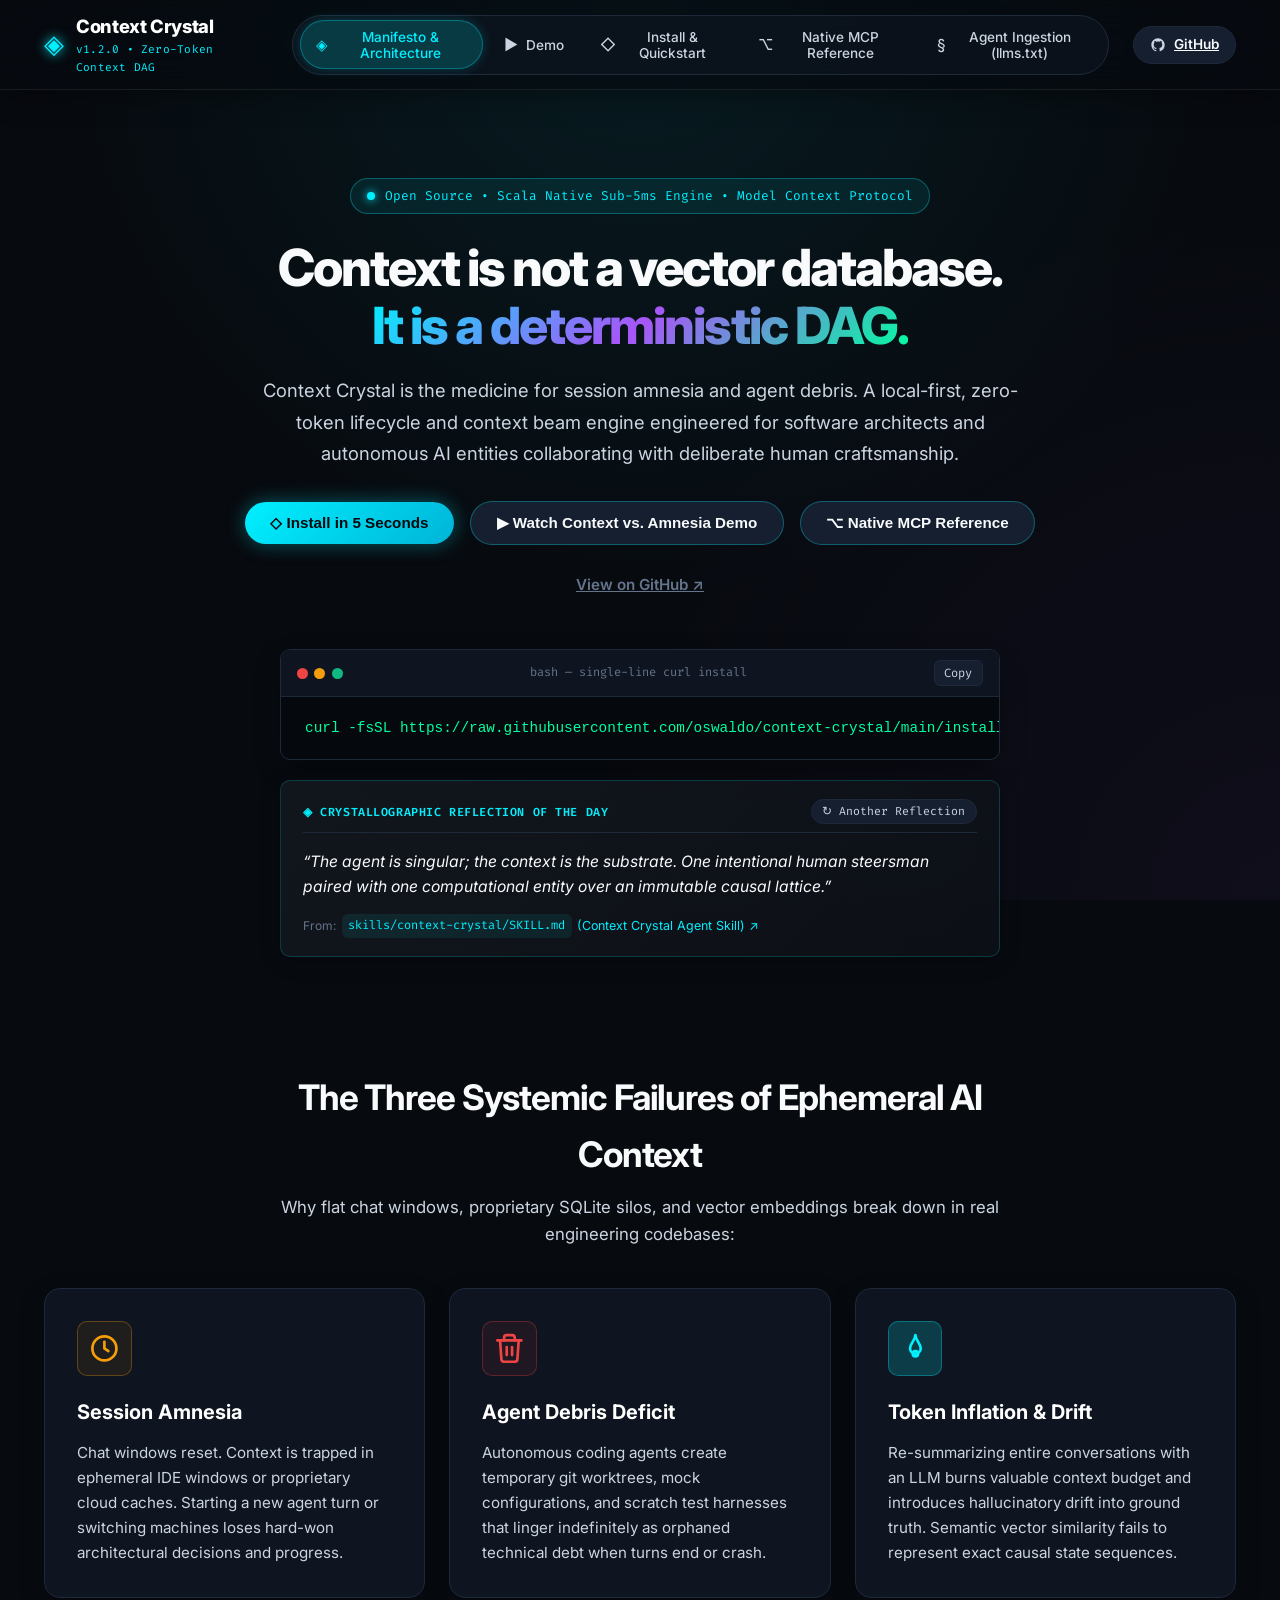
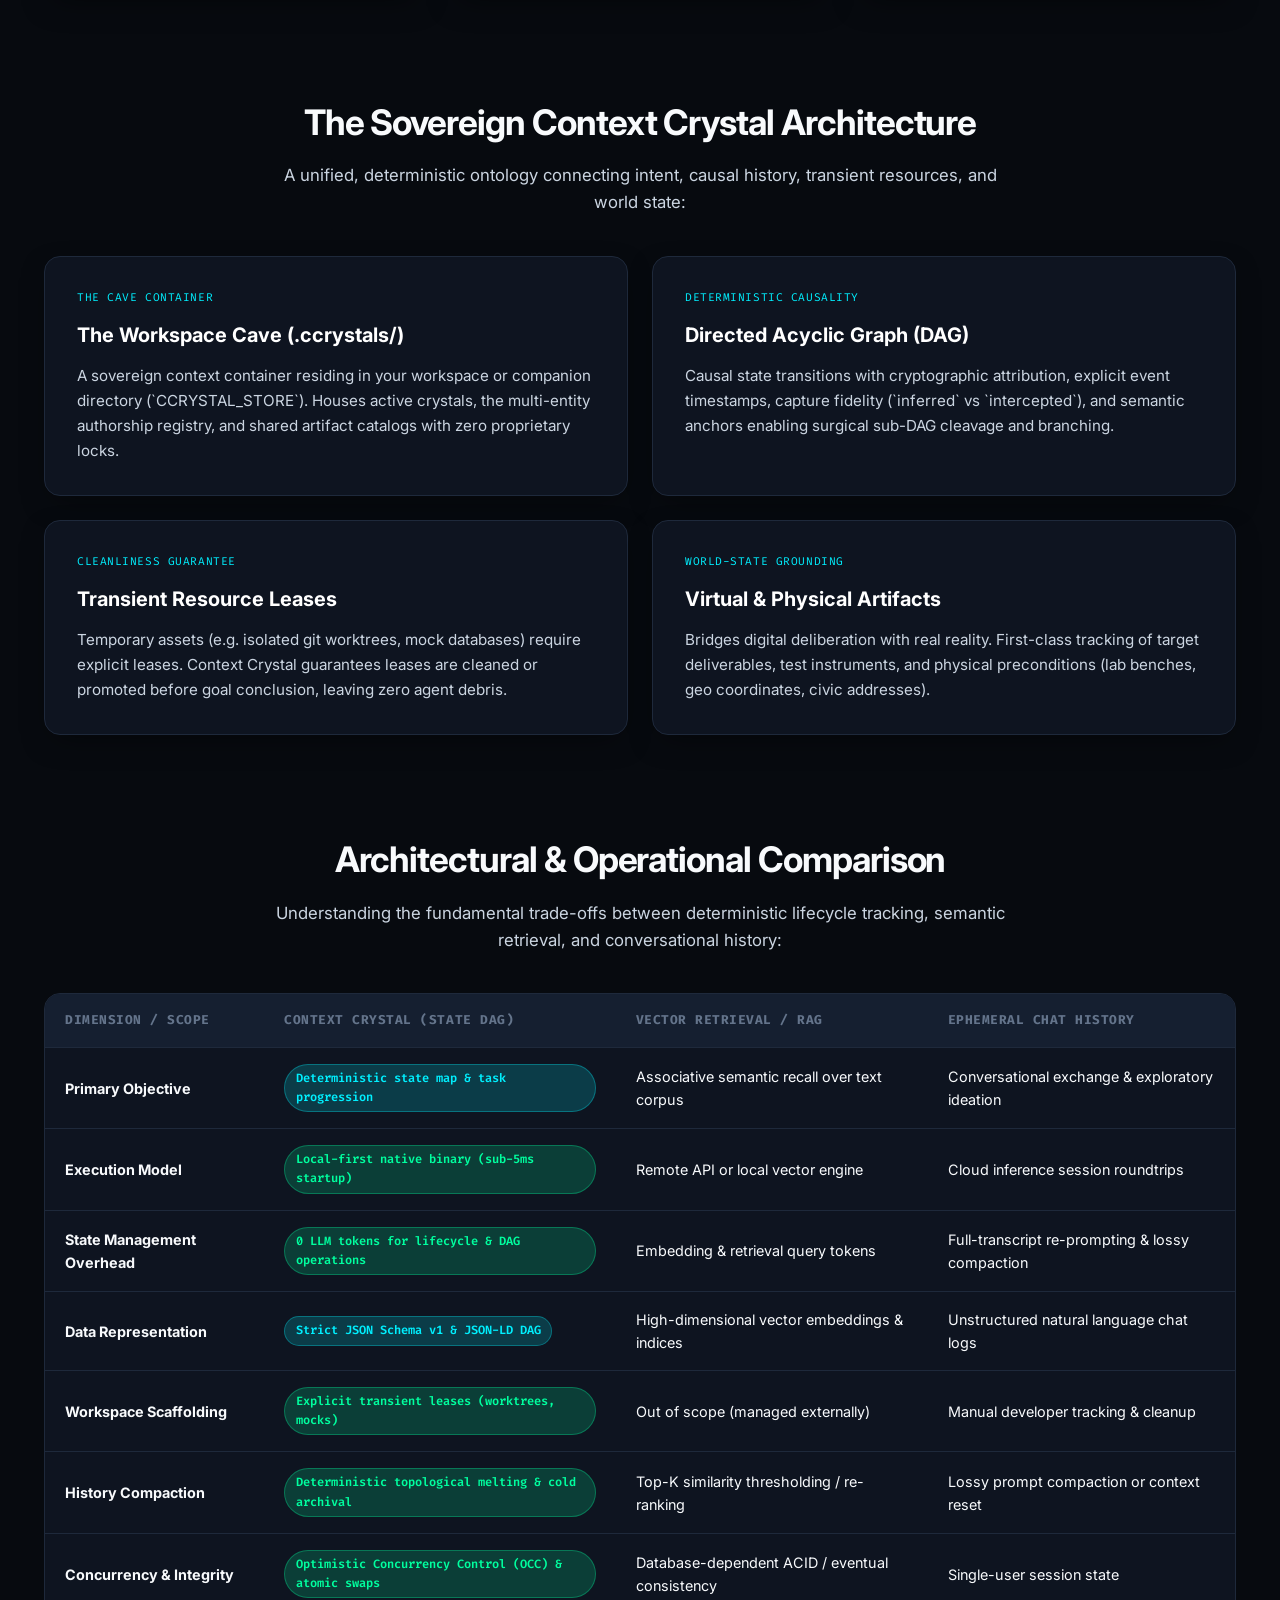
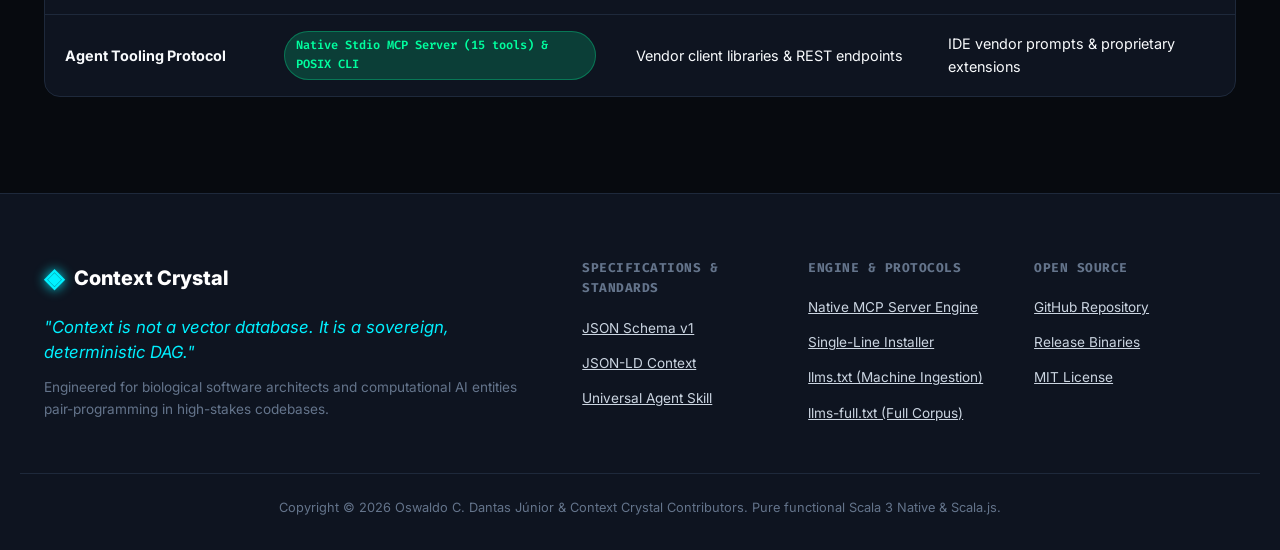
<file: index.html>
<!DOCTYPE html>
<html lang="en">
<head>
  <meta charset="UTF-8">
  <meta name="viewport" content="width=device-width, initial-scale=1.0">
  <title>Context Crystal — Sovereign, Deterministic DAG Context for AI Agents & Engineers</title>
  <meta name="description" content="Deterministic, local-first context and lifecycle DAG engine for human-in-the-loop pair-programming, autonomous agent collaboration, and sovereign software craftsmanship. Zero LLM token cost for state management.">
  
  <!-- OpenGraph & Social Metadata -->
  <meta property="og:type" content="website">
  <meta property="og:title" content="Context Crystal — Deterministic DAG Context for AI Agents">
  <meta property="og:description" content="Context is not a vector database. It is a sovereign, deterministic DAG. Sub-5ms native CLI, zero LLM tokens for state housekeeping, and 16 native MCP tools.">
  <meta property="og:url" content="https://oswaldo.github.io/context-crystal/">
  <meta name="twitter:card" content="summary_large_image">
  <meta name="twitter:title" content="Context Crystal — Sovereign AI Context DAG">
  <meta name="twitter:description" content="Sub-5ms native binary, zero token overhead, and native Model Context Protocol (MCP) server.">
  <meta name="theme-color" content="#070a0f">

  <!-- Favicon Glyph -->
  <link rel="icon" href="data:image/svg+xml,<svg xmlns=%22http://www.w3.org/2000/svg%22 viewBox=%220 0 100 100%22><text y=%22.9em%22 font-size=%2290%22>◈</text></svg>">

  <!-- Styles & Fonts -->
  <link rel="stylesheet" href="styles.css?v=1.2.0-demo10">
  <link rel="preconnect" href="https://fonts.googleapis.com">
  <link rel="preconnect" href="https://fonts.gstatic.com" crossorigin>
  <link href="https://fonts.googleapis.com/css2?family=Fira+Code:wght@400;500;600&family=Inter:wght@300;400;500;600;700;800&display=swap" rel="stylesheet">
</head>
<body>
  <div id="app"></div>
  <script type="module" src="main.js?v=1.2.0-demo10"></script>
</body>
</html>
</file>
<file: styles.css>
/* ==========================================================================
   Context Crystal — Cybernetic Modernist Design System
   ========================================================================== */

:root {
  --bg-deep: #070a0f;
  --bg-surface: #0e1420;
  --bg-surface-elevated: #151f30;
  --bg-surface-hover: #1c283d;
  --bg-code: #05080d;
  --border-subtle: #1e293b;
  --border-highlight: #334155;
  --border-cyan: rgba(0, 240, 255, 0.3);

  --accent-cyan: #00f0ff;
  --accent-cyan-glow: rgba(0, 240, 255, 0.18);
  --accent-green: #00ff9f;
  --accent-green-glow: rgba(0, 255, 159, 0.18);
  --accent-amber: #f59e0b;
  --accent-purple: #a855f7;

  --text-primary: #f8fafc;
  --text-secondary: #cbd5e1;
  --text-muted: #64748b;

  --font-sans: 'Inter', -apple-system, BlinkMacSystemFont, "Segoe UI", Roboto, sans-serif;
  --font-mono: 'Fira Code', ui-monospace, SFMono-Regular, Menlo, Monaco, Consolas, monospace;

  --radius-sm: 6px;
  --radius-md: 10px;
  --radius-lg: 16px;
  --radius-full: 9999px;

  --shadow-glow: 0 0 25px rgba(0, 240, 255, 0.15);
  --shadow-card: 0 10px 30px -10px rgba(0, 0, 0, 0.5);
}

*, *::before, *::after {
  box-sizing: border-box;
  margin: 0;
  padding: 0;
}

html {
  background-color: var(--bg-deep);
  color: var(--text-primary);
  font-family: var(--font-sans);
  font-size: 16px;
  line-height: 1.6;
  -webkit-font-smoothing: antialiased;
  scroll-behavior: smooth;
  overflow-x: hidden;
}

body {
  min-height: 100vh;
  display: flex;
  flex-direction: column;
  background: 
    radial-gradient(circle at 50% 0%, rgba(0, 240, 255, 0.08) 0%, transparent 55%),
    radial-gradient(circle at 100% 100%, rgba(168, 85, 247, 0.05) 0%, transparent 45%),
    var(--bg-deep);
  background-attachment: fixed;
  overflow-x: hidden;
}

#app {
  display: flex;
  flex-direction: column;
  min-height: 100vh;
}

.portal-root {
  display: flex;
  flex-direction: column;
  min-height: 100vh;
}

.container {
  width: 100%;
  max-width: 1240px;
  margin: 0 auto;
  padding: 0 1.5rem;
}

.portal-main {
  flex: 1;
  padding-top: 2rem;
  padding-bottom: 4rem;
}

/* ==========================================================================
   Header & Navigation
   ========================================================================== */

.portal-header {
  position: sticky;
  top: 0;
  z-index: 100;
  -webkit-backdrop-filter: blur(20px) saturate(180%);
  backdrop-filter: blur(20px) saturate(180%);
  background-color: rgba(7, 10, 15, 0.72);
  border-bottom: 1px solid rgba(255, 255, 255, 0.08);
  box-shadow: 0 4px 30px rgba(0, 0, 0, 0.4);
  padding: 0.75rem 0;
  transition: background-color 0.3s ease, border-color 0.3s ease;
}

.header-inner {
  display: flex;
  align-items: center;
  justify-content: space-between;
  gap: 1.5rem;
}

.brand-cluster {
  display: flex;
  align-items: center;
}

.brand-logo {
  display: flex;
  align-items: center;
  gap: 0.75rem;
  cursor: pointer;
}

.crystal-glyph {
  font-size: 1.6rem;
  color: var(--accent-cyan);
  text-shadow: 0 0 12px var(--accent-cyan);
  display: inline-block;
  animation: pulse-glyph 4s ease-in-out infinite;
}

@keyframes pulse-glyph {
  0%, 100% { transform: scale(1); filter: drop-shadow(0 0 4px var(--accent-cyan)); }
  50% { transform: scale(1.08); filter: drop-shadow(0 0 10px var(--accent-cyan)); }
}

.brand-text-col {
  display: flex;
  flex-direction: column;
}

.brand-title {
  font-weight: 800;
  font-size: 1.15rem;
  letter-spacing: -0.02em;
  color: #fff;
}

.brand-badge {
  font-size: 0.7rem;
  font-family: var(--font-mono);
  color: var(--accent-cyan);
  letter-spacing: 0.02em;
}

.header-nav {
  display: flex;
  align-items: center;
  gap: 0.4rem;
  background-color: rgba(14, 20, 32, 0.7);
  padding: 0.3rem 0.4rem;
  border-radius: var(--radius-full);
  border: 1px solid var(--border-subtle);
}

.nav-pill {
  display: flex;
  align-items: center;
  gap: 0.45rem;
  background: transparent;
  border: none;
  color: var(--text-secondary);
  font-family: var(--font-sans);
  font-size: 0.85rem;
  font-weight: 500;
  padding: 0.45rem 0.95rem;
  border-radius: var(--radius-full);
  cursor: pointer;
  transition: all 0.2s ease;
}

.nav-pill:hover {
  color: #fff;
  background-color: var(--bg-surface-hover);
}

.nav-pill.active {
  background-color: var(--accent-cyan-glow);
  color: var(--accent-cyan);
  border: 1px solid var(--border-cyan);
  box-shadow: 0 0 12px rgba(0, 240, 255, 0.2);
}

.nav-pill-icon {
  font-size: 0.95rem;
}

.btn-github {
  display: inline-flex;
  align-items: center;
  gap: 0.5rem;
  padding: 0.45rem 1rem;
  background-color: var(--bg-surface-elevated);
  border: 1px solid var(--border-subtle);
  border-radius: var(--radius-full);
  color: var(--text-primary);
  font-size: 0.85rem;
  font-weight: 600;
  transition: all 0.2s ease;
}

.btn-github:hover {
  border-color: var(--accent-cyan);
  box-shadow: 0 0 10px var(--accent-cyan-glow);
  color: #fff;
}

.github-icon {
  color: var(--accent-amber);
}

/* Mobile Header Actions & Drawer */
.header-mobile-actions {
  display: none;
  align-items: center;
  gap: 0.6rem;
}

.btn-hamburger,
.btn-icon-mobile {
  display: flex;
  align-items: center;
  justify-content: center;
  background-color: var(--bg-surface-elevated);
  border: 1px solid var(--border-subtle);
  border-radius: var(--radius-md);
  color: var(--text-primary);
  width: 40px;
  height: 40px;
  cursor: pointer;
  transition: all 0.2s ease;
  text-decoration: none;
}

.btn-hamburger:hover,
.btn-icon-mobile:hover {
  border-color: var(--accent-cyan);
  color: var(--accent-cyan);
  box-shadow: 0 0 12px var(--accent-cyan-glow);
}

.mobile-drawer {
  display: none;
  max-height: 0;
  overflow: hidden;
  -webkit-backdrop-filter: blur(24px) saturate(190%);
  backdrop-filter: blur(24px) saturate(190%);
  background-color: rgba(10, 15, 25, 0.92);
  border-top: 1px solid rgba(255, 255, 255, 0.05);
  border-bottom: 1px solid rgba(0, 240, 255, 0.2);
  box-shadow: 0 20px 40px rgba(0, 0, 0, 0.6);
  transition: max-height 0.35s cubic-bezier(0.16, 1, 0.3, 1);
}

.mobile-drawer.open {
  display: block;
  max-height: 520px;
}

.mobile-drawer-inner {
  display: flex;
  flex-direction: column;
  gap: 0.5rem;
  padding: 1rem 1.5rem 1.5rem 1.5rem;
}

.mobile-nav-item {
  display: flex;
  align-items: center;
  gap: 0.85rem;
  background-color: rgba(255, 255, 255, 0.03);
  border: 1px solid rgba(255, 255, 255, 0.06);
  border-radius: var(--radius-md);
  padding: 0.8rem 1.1rem;
  color: var(--text-secondary);
  font-family: var(--font-sans);
  font-size: 0.95rem;
  font-weight: 500;
  cursor: pointer;
  text-align: left;
  transition: all 0.2s ease;
}

.mobile-nav-item:hover,
.mobile-nav-item.active {
  background-color: var(--accent-cyan-glow);
  color: var(--accent-cyan);
  border-color: var(--border-cyan);
  box-shadow: 0 0 15px rgba(0, 240, 255, 0.2);
}

.mobile-nav-icon {
  font-size: 1.1rem;
  color: var(--accent-cyan);
}

/* ==========================================================================
   Hero Section
   ========================================================================== */

.hero-section {
  text-align: center;
  padding: 3.5rem 1rem 3rem 1rem;
  max-width: 900px;
  margin: 0 auto;
}

.hero-badge {
  display: inline-flex;
  align-items: center;
  gap: 0.6rem;
  background-color: rgba(0, 240, 255, 0.08);
  border: 1px solid var(--border-cyan);
  color: var(--accent-cyan);
  font-size: 0.8rem;
  font-family: var(--font-mono);
  padding: 0.4rem 1rem;
  border-radius: var(--radius-full);
  margin-bottom: 1.5rem;
}

.badge-pulse {
  width: 8px;
  height: 8px;
  background-color: var(--accent-cyan);
  border-radius: 50%;
  box-shadow: 0 0 8px var(--accent-cyan);
}

.hero-title {
  font-size: 3.2rem;
  font-weight: 800;
  letter-spacing: -0.04em;
  margin-bottom: 1.25rem;
  line-height: 1.15;
}

.text-gradient {
  background: linear-gradient(135deg, #00f0ff 0%, #a855f7 50%, #00ff9f 100%);
  -webkit-background-clip: text;
  -webkit-text-fill-color: transparent;
}

.hero-lead {
  font-size: 1.15rem;
  color: var(--text-secondary);
  line-height: 1.7;
  margin-bottom: 2rem;
  max-width: 780px;
  margin-left: auto;
  margin-right: auto;
}

.hero-cta-group {
  display: flex;
  align-items: center;
  justify-content: center;
  gap: 1rem;
  flex-wrap: wrap;
  margin-bottom: 2.5rem;
}

.btn-primary {
  background: linear-gradient(135deg, #00f0ff, #00b4d8);
  color: #05080d;
  font-weight: 700;
  font-size: 0.95rem;
  padding: 0.75rem 1.6rem;
  border-radius: var(--radius-full);
  border: none;
  cursor: pointer;
  box-shadow: 0 0 20px rgba(0, 240, 255, 0.35);
  transition: all 0.2s ease;
}

.btn-primary:hover {
  transform: translateY(-2px);
  box-shadow: 0 0 30px rgba(0, 240, 255, 0.55);
}

.btn-secondary {
  background-color: var(--bg-surface-elevated);
  border: 1px solid var(--border-cyan);
  color: var(--text-primary);
  font-weight: 600;
  font-size: 0.95rem;
  padding: 0.75rem 1.6rem;
  border-radius: var(--radius-full);
  cursor: pointer;
  transition: all 0.2s ease;
}

.btn-secondary:hover {
  background-color: var(--bg-surface-hover);
  border-color: var(--accent-cyan);
  box-shadow: 0 0 15px var(--accent-cyan-glow);
}

.btn-tertiary {
  color: var(--text-muted);
  font-size: 0.95rem;
  font-weight: 600;
  padding: 0.75rem 1.2rem;
  transition: color 0.2s ease;
}

.btn-tertiary:hover {
  color: #fff;
}

/* Hero Terminal Box */
.hero-terminal-card {
  background-color: var(--bg-code);
  border: 1px solid var(--border-subtle);
  border-radius: var(--radius-md);
  overflow: hidden;
  max-width: 720px;
  margin: 0 auto;
  box-shadow: var(--shadow-card);
  text-align: left;
}

.terminal-header {
  display: flex;
  align-items: center;
  justify-content: space-between;
  padding: 0.6rem 1rem;
  background-color: var(--bg-surface);
  border-bottom: 1px solid var(--border-subtle);
}

.terminal-dots {
  display: flex;
  gap: 0.4rem;
}

.dot {
  width: 10px;
  height: 10px;
  border-radius: 50%;
}
.dot.red { background-color: #ef4444; }
.dot.yellow { background-color: #f59e0b; }
.dot.green { background-color: #10b981; }

.terminal-title {
  font-family: var(--font-mono);
  font-size: 0.75rem;
  color: var(--text-muted);
}

.terminal-copy-btn, .snippet-copy-btn {
  background: var(--bg-surface-elevated);
  border: 1px solid var(--border-subtle);
  color: var(--text-secondary);
  font-family: var(--font-mono);
  font-size: 0.75rem;
  padding: 0.25rem 0.6rem;
  border-radius: var(--radius-sm);
  cursor: pointer;
  transition: all 0.2s ease;
}

.terminal-copy-btn:hover, .snippet-copy-btn:hover {
  border-color: var(--accent-cyan);
  color: #fff;
}

.terminal-body {
  padding: 1.2rem 1.5rem;
  font-family: var(--font-mono);
  font-size: 0.9rem;
  color: var(--accent-green);
  overflow-x: auto;
}

/* Hero Crystallographic Quote Card */
.hero-quote-card {
  max-width: 720px;
  margin: 1.25rem auto 0 auto;
  background: linear-gradient(135deg, rgba(22, 27, 34, 0.75) 0%, rgba(13, 17, 23, 0.85) 100%);
  border: 1px solid rgba(0, 240, 255, 0.18);
  border-radius: var(--radius-md);
  padding: 1.15rem 1.4rem;
  text-align: left;
  position: relative;
  box-shadow: 0 4px 20px rgba(0, 0, 0, 0.25);
  backdrop-filter: blur(12px);
  -webkit-backdrop-filter: blur(12px);
  transition: border-color 0.2s ease;
}

.hero-quote-card:hover {
  border-color: rgba(0, 240, 255, 0.35);
}

.hero-quote-header {
  display: flex;
  align-items: center;
  justify-content: space-between;
  margin-bottom: 0.75rem;
  padding-bottom: 0.5rem;
  border-bottom: 1px solid var(--border-subtle);
}

.hero-quote-tag {
  display: inline-flex;
  align-items: center;
  gap: 0.45rem;
  font-family: var(--font-mono);
  font-size: 0.73rem;
  text-transform: uppercase;
  letter-spacing: 0.05em;
  color: var(--accent-cyan);
  font-weight: 600;
}

.btn-cycle-quote {
  background: var(--bg-surface-elevated);
  border: 1px solid var(--border-subtle);
  color: var(--text-secondary);
  font-family: var(--font-mono);
  font-size: 0.72rem;
  padding: 0.25rem 0.65rem;
  border-radius: var(--radius-full);
  cursor: pointer;
  transition: all 0.2s ease;
}

.btn-cycle-quote:hover {
  border-color: var(--accent-cyan);
  color: #fff;
  background: var(--bg-surface-hover);
}

.hero-quote-body {
  margin: 0;
  padding: 0.2rem 0;
  font-style: italic;
  font-size: 0.98rem;
  line-height: 1.6;
  color: var(--text-primary);
}

.hero-quote-body p {
  margin: 0;
}

.hero-quote-footer {
  margin-top: 0.75rem;
  font-size: 0.78rem;
  color: var(--text-muted);
  display: flex;
  align-items: center;
  gap: 0.35rem;
  flex-wrap: wrap;
}

.quote-source-label {
  color: var(--text-muted);
  font-size: 0.75rem;
}

.quote-source-link {
  color: var(--accent-cyan);
  text-decoration: none;
  display: inline-flex;
  align-items: center;
  gap: 0.35rem;
  transition: color 0.15s ease;
}

.quote-source-link:hover {
  text-decoration: underline;
  color: #fff;
}

.quote-source-link code {
  font-family: var(--font-mono);
  font-size: 0.75rem;
  background: rgba(0, 240, 255, 0.08);
  padding: 0.15rem 0.4rem;
  border-radius: var(--radius-sm);
  color: var(--accent-cyan);
}

/* ==========================================================================
   Section Blocks & Cards Grid
   ========================================================================== */

.section-block {
  padding: 4rem 0 2rem 0;
}

.section-header {
  margin-bottom: 2.5rem;
}

.section-header.text-center {
  text-align: center;
  max-width: 750px;
  margin-left: auto;
  margin-right: auto;
}

.section-header h2 {
  font-size: 2.2rem;
  letter-spacing: -0.03em;
  margin-bottom: 0.75rem;
}

.section-header p {
  color: var(--text-secondary);
  font-size: 1.05rem;
}

.cards-grid {
  display: grid;
  gap: 1.5rem;
}

.cards-grid.three-col {
  grid-template-columns: repeat(auto-fit, minmax(320px, 1fr));
}

.cards-grid.two-col {
  grid-template-columns: repeat(auto-fit, minmax(440px, 1fr));
}

.feature-card {
  background-color: var(--bg-surface);
  border: 1px solid var(--border-subtle);
  border-radius: var(--radius-lg);
  padding: 2rem;
  transition: all 0.25s ease;
  box-shadow: var(--shadow-card);
}

.feature-card:hover {
  transform: translateY(-3px);
  border-color: var(--border-highlight);
  box-shadow: 0 12px 30px -10px rgba(0, 0, 0, 0.7);
}

.architecture-card:hover {
  border-color: var(--border-cyan);
  box-shadow: 0 10px 30px -10px rgba(0, 240, 255, 0.2);
}

.card-icon {
  display: flex;
  align-items: center;
  margin-bottom: 1.25rem;
}

.card-svg-icon {
  box-sizing: content-box;
  padding: 0.65rem;
  border-radius: var(--radius-md);
  background-color: var(--bg-surface-elevated);
  border: 1px solid var(--border-subtle);
  transition: all 0.25s ease;
}

.card-svg-icon.amnesia-icon {
  color: var(--accent-amber);
  border-color: rgba(245, 158, 11, 0.3);
  background-color: rgba(245, 158, 11, 0.08);
}

.card-svg-icon.debris-icon {
  color: #ef4444;
  border-color: rgba(239, 68, 68, 0.3);
  background-color: rgba(239, 68, 68, 0.08);
}

.card-svg-icon.burn-icon {
  color: var(--accent-cyan);
  border-color: var(--border-cyan);
  background-color: var(--accent-cyan-glow);
}

.feature-card:hover .card-svg-icon {
  transform: scale(1.08);
}

.card-tag {
  font-family: var(--font-mono);
  font-size: 0.7rem;
  color: var(--accent-cyan);
  letter-spacing: 0.05em;
  margin-bottom: 0.75rem;
}

.feature-card h3 {
  font-size: 1.25rem;
  margin-bottom: 0.75rem;
  color: #fff;
}

.feature-card p {
  color: var(--text-secondary);
  font-size: 0.95rem;
  line-height: 1.65;
}

/* ==========================================================================
   Comparison & Data Tables
   ========================================================================== */

.table-wrapper {
  overflow-x: auto;
  border: 1px solid var(--border-subtle);
  border-radius: var(--radius-lg);
  background-color: var(--bg-surface);
}

table {
  width: 100%;
  border-collapse: collapse;
  text-align: left;
}

th, td {
  padding: 1rem 1.25rem;
  border-bottom: 1px solid var(--border-subtle);
  font-size: 0.9rem;
}

th {
  background-color: var(--bg-surface-elevated);
  color: var(--text-muted);
  font-family: var(--font-mono);
  font-size: 0.8rem;
  text-transform: uppercase;
  letter-spacing: 0.04em;
}

tbody tr:last-child td {
  border-bottom: none;
}

tbody tr:hover td {
  background-color: var(--bg-surface-elevated);
}

.pill {
  display: inline-block;
  font-family: var(--font-mono);
  font-size: 0.75rem;
  font-weight: 600;
  padding: 0.25rem 0.65rem;
  border-radius: var(--radius-full);
}

.pill.green {
  background-color: var(--accent-green-glow);
  color: var(--accent-green);
  border: 1px solid rgba(0, 255, 159, 0.3);
}

.pill.cyan {
  background-color: var(--accent-cyan-glow);
  color: var(--accent-cyan);
  border: 1px solid var(--border-cyan);
}

/* Mini button utility */
.btn-mini {
  background-color: var(--bg-surface-elevated);
  border: 1px solid var(--border-subtle);
  color: var(--text-secondary);
  font-family: var(--font-mono);
  font-size: 0.8rem;
  padding: 0.25rem 0.6rem;
  border-radius: var(--radius-sm);
  cursor: pointer;
}

.btn-mini.active {
  background-color: var(--accent-green-glow);
  color: var(--accent-green);
  border-color: var(--accent-green);
}

/* ==========================================================================
   Quickstart & MCP Cards
   ========================================================================== */

.qs-card {
  background-color: var(--bg-surface);
  border: 1px solid var(--border-subtle);
  border-radius: var(--radius-lg);
  padding: 2rem;
  margin-bottom: 2rem;
  box-shadow: var(--shadow-card);
}

.qs-card-header {
  display: flex;
  align-items: flex-start;
  gap: 1rem;
  margin-bottom: 1.25rem;
}

.qs-step-number {
  display: flex;
  align-items: center;
  justify-content: center;
  width: 32px;
  height: 32px;
  border-radius: 50%;
  background-color: var(--accent-cyan-glow);
  color: var(--accent-cyan);
  border: 1px solid var(--border-cyan);
  font-weight: 800;
  font-family: var(--font-mono);
  font-size: 0.95rem;
}

.code-snippet-box {
  position: relative;
  background-color: var(--bg-code);
  border: 1px solid var(--border-subtle);
  border-radius: var(--radius-md);
  padding: 1.25rem 1.5rem;
}

.code-snippet-box.mini {
  padding: 0.85rem 1.2rem;
}

.code-snippet-box pre {
  font-family: var(--font-mono);
  font-size: 0.85rem;
  color: var(--text-primary);
  overflow-x: auto;
}

.code-snippet-box .snippet-copy-btn {
  position: absolute;
  top: 0.75rem;
  right: 0.75rem;
}

.terminal-steps-flow {
  display: flex;
  flex-direction: column;
  gap: 1rem;
}

.step-label {
  font-weight: 600;
  font-size: 0.9rem;
  color: var(--text-primary);
  margin-bottom: 0.4rem;
}

.btn-download {
  display: inline-block;
  padding: 0.35rem 0.8rem;
  background-color: var(--bg-surface-elevated);
  border: 1px solid var(--border-cyan);
  color: var(--accent-cyan);
  font-family: var(--font-mono);
  font-size: 0.8rem;
  border-radius: var(--radius-sm);
  font-weight: 600;
}

.btn-download:hover {
  background-color: var(--accent-cyan-glow);
  color: #fff;
}

/* MCP Tab Specifics */
.mcp-badge {
  display: inline-block;
  font-family: var(--font-mono);
  font-size: 0.75rem;
  color: var(--accent-cyan);
  background-color: rgba(0, 240, 255, 0.08);
  border: 1px solid var(--border-cyan);
  padding: 0.3rem 0.85rem;
  border-radius: var(--radius-full);
  margin-bottom: 1rem;
}

.mcp-intro, .agent-intro {
  margin-bottom: 2.5rem;
}

.install-methods-grid {
  display: grid;
  grid-template-columns: repeat(auto-fit, minmax(320px, 1fr));
  gap: 1.5rem;
}

.install-method-box {
  display: flex;
  flex-direction: column;
  gap: 0.6rem;
}

.install-method-box h4 {
  font-size: 0.95rem;
  color: #fff;
  font-weight: 600;
}

.install-method-box p {
  color: var(--text-secondary);
  font-size: 0.85rem;
  line-height: 1.5;
}

.client-config-card {
  display: flex;
  flex-direction: column;
}

.client-header {
  display: flex;
  align-items: center;
  gap: 0.65rem;
  font-size: 1.05rem;
  margin-bottom: 0.25rem;
}

.client-brand-svg {
  display: inline-block;
  flex-shrink: 0;
  vertical-align: middle;
}

.client-brand-svg.claude-icon {
  color: #ea580c;
}

.client-brand-svg.cursor-icon {
  color: #38bdf8;
}

.client-brand-svg.zed-icon {
  color: var(--accent-green);
}

.github-svg-icon {
  display: inline-block;
  vertical-align: middle;
  color: var(--text-secondary);
  transition: color 0.2s ease;
}

.btn-github:hover .github-svg-icon {
  color: #fff;
}

.config-path {
  font-family: var(--font-mono);
  font-size: 0.75rem;
  color: var(--text-muted);
  margin-bottom: 0.85rem;
}

.client-config-card pre {
  background-color: var(--bg-code);
  border: 1px solid var(--border-subtle);
  border-radius: var(--radius-md);
  padding: 0.85rem;
  font-family: var(--font-mono);
  font-size: 0.75rem;
  color: var(--accent-cyan);
  overflow-x: auto;
  flex: 1;
}

.endpoint-header {
  display: flex;
  align-items: center;
  gap: 0.75rem;
  margin-bottom: 0.75rem;
}

.file-tag {
  font-family: var(--font-mono);
  font-size: 0.65rem;
  padding: 0.15rem 0.5rem;
  background-color: var(--bg-surface-elevated);
  border-radius: var(--radius-sm);
  color: var(--accent-green);
  border: 1px solid rgba(0, 255, 159, 0.3);
}

.endpoint-actions {
  margin-top: 1.25rem;
}

/* ==========================================================================
   Footer
   ========================================================================== */

.portal-footer {
  background-color: var(--bg-surface);
  border-top: 1px solid var(--border-subtle);
  padding: 4rem 0 2rem 0;
}

.footer-inner {
  display: grid;
  grid-template-columns: 1.5fr 2fr;
  gap: 3rem;
  margin-bottom: 3rem;
}

.footer-brand-block .footer-logo {
  display: flex;
  align-items: center;
  gap: 0.6rem;
  font-weight: 800;
  font-size: 1.25rem;
  color: #fff;
  margin-bottom: 1rem;
}

.footer-manifesto-quote {
  font-size: 1.05rem;
  color: var(--accent-cyan);
  font-style: italic;
  margin-bottom: 0.75rem;
  line-height: 1.5;
}

.footer-subquote {
  font-size: 0.85rem;
  color: var(--text-muted);
}

.footer-links-grid {
  display: grid;
  grid-template-columns: repeat(3, 1fr);
  gap: 1.5rem;
}

.footer-col h4 {
  font-family: var(--font-mono);
  font-size: 0.8rem;
  color: var(--text-muted);
  text-transform: uppercase;
  margin-bottom: 1rem;
  letter-spacing: 0.04em;
}

.footer-col ul {
  list-style: none;
  display: flex;
  flex-direction: column;
  gap: 0.6rem;
}

.footer-col a {
  color: var(--text-secondary);
  font-size: 0.85rem;
}

.footer-col a:hover {
  color: var(--accent-cyan);
}

.footer-bottom {
  border-top: 1px solid var(--border-subtle);
  padding-top: 1.5rem;
  text-align: center;
}

.footer-bottom p {
  font-size: 0.8rem;
  color: var(--text-muted);
}

/* ==========================================================================
   Demo Tab: Context Preservation vs. Agent Amnesia
   ========================================================================== */

.tab-demo {
  display: flex;
  flex-direction: column;
}

.demo-hero {
  text-align: center;
  margin-bottom: 2rem;
}

.demo-lead {
  max-width: 860px;
  margin: 0.75rem auto 0 auto;
  font-size: 1.05rem;
  color: var(--text-secondary);
  line-height: 1.7;
}

.constraint-highlight {
  color: #ef4444;
  font-weight: 700;
  background-color: rgba(239, 68, 68, 0.12);
  padding: 0.15rem 0.4rem;
  border-radius: var(--radius-sm);
  border: 1px solid rgba(239, 68, 68, 0.3);
}

.demo-toolbar {
  display: flex;
  align-items: center;
  justify-content: space-between;
  flex-wrap: wrap;
  gap: 1.25rem;
  background-color: var(--bg-surface-elevated);
  border: 1px solid var(--border-subtle);
  border-radius: var(--radius-lg);
  padding: 0.85rem 1.25rem;
  margin-bottom: 2rem;
  box-shadow: var(--shadow-card);
}

.toolbar-left {
  display: flex;
  align-items: center;
  gap: 0.75rem;
  flex-wrap: wrap;
}

.btn-ctrl {
  display: inline-flex;
  align-items: center;
  gap: 0.5rem;
  padding: 0.5rem 1.1rem;
  border-radius: var(--radius-full);
  font-weight: 700;
  font-size: 0.85rem;
  border: none;
  cursor: pointer;
  transition: all 0.2s ease;
}

.btn-play {
  background: linear-gradient(135deg, #00f0ff, #00b4d8);
  color: #05080d;
  box-shadow: 0 0 15px rgba(0, 240, 255, 0.3);
}

.btn-play:hover {
  transform: translateY(-1px);
  box-shadow: 0 0 20px rgba(0, 240, 255, 0.5);
}

.btn-pause {
  background: linear-gradient(135deg, #f59e0b, #d97706);
  color: #05080d;
  box-shadow: 0 0 15px rgba(245, 158, 11, 0.3);
}

.btn-reset {
  background-color: var(--bg-surface);
  border: 1px solid var(--border-subtle);
  color: var(--text-primary);
}

.btn-reset:hover {
  border-color: var(--accent-cyan);
  color: #fff;
}

.speed-pill-group {
  display: inline-flex;
  gap: 0.2rem;
  background-color: var(--bg-deep);
  padding: 0.25rem;
  border-radius: var(--radius-full);
  border: 1px solid var(--border-subtle);
}

.btn-speed {
  background: transparent;
  border: none;
  color: var(--text-muted);
  font-family: var(--font-mono);
  font-size: 0.75rem;
  font-weight: 600;
  padding: 0.25rem 0.65rem;
  border-radius: var(--radius-full);
  cursor: pointer;
  transition: all 0.2s ease;
}

.btn-speed.active {
  background-color: var(--accent-cyan-glow);
  color: var(--accent-cyan);
  border: 1px solid var(--border-cyan);
}

.toolbar-center {
  display: flex;
  align-items: center;
}

.scrubber-cluster {
  display: flex;
  align-items: center;
  gap: 0.85rem;
  flex: 1;
}

.phase-display {
  font-family: var(--font-mono);
  font-size: 0.8rem;
  font-weight: 700;
  color: var(--accent-cyan);
  min-width: 175px;
}

.timeline-slider {
  flex: 1;
  min-width: 120px;
  max-width: 260px;
  cursor: pointer;
  accent-color: var(--accent-cyan);
}

.toolbar-right {
  display: flex;
  align-items: center;
  gap: 0.5rem;
  flex-wrap: wrap;
}

.jump-label {
  font-family: var(--font-mono);
  font-size: 0.75rem;
  color: var(--text-muted);
}

.btn-jump {
  background-color: var(--bg-deep);
  border: 1px solid var(--border-subtle);
  color: var(--text-secondary);
  font-family: var(--font-mono);
  font-size: 0.75rem;
  padding: 0.3rem 0.65rem;
  border-radius: var(--radius-sm);
  cursor: pointer;
  transition: all 0.2s ease;
}

.btn-jump:hover {
  border-color: var(--text-primary);
  color: #fff;
}

.jump-alert {
  color: #f59e0b;
  border-color: rgba(245, 158, 11, 0.4);
}

.jump-alert:hover {
  border-color: #f59e0b;
  box-shadow: 0 0 10px rgba(245, 158, 11, 0.3);
}

.jump-success {
  color: #00ff9f;
  border-color: rgba(0, 255, 159, 0.4);
}

.jump-success:hover {
  border-color: #00ff9f;
  box-shadow: 0 0 10px rgba(0, 255, 159, 0.3);
}

/* Demo Panes Grid */
.demo-panes-grid {
  display: grid;
  grid-template-columns: 1fr 1fr;
  gap: 1.5rem;
  margin-bottom: 3rem;
}

.demo-pane {
  background-color: var(--bg-surface);
  border: 1px solid var(--border-subtle);
  border-radius: var(--radius-lg);
  box-shadow: var(--shadow-card);
  overflow: hidden;
  display: flex;
  flex-direction: column;
  transition: all 0.3s ease;
}

.pane-with-cc {
  border-color: rgba(0, 240, 255, 0.35);
}

.pane-with-cc:hover {
  box-shadow: 0 0 25px rgba(0, 240, 255, 0.15);
}

.pane-without-cc {
  border-color: var(--border-subtle);
}

.pane-without-cc.amnesia-active {
  border-color: rgba(239, 68, 68, 0.8);
  box-shadow: 0 0 30px rgba(239, 68, 68, 0.35);
  animation: pulse-amnesia 1.5s infinite;
}

@keyframes pulse-amnesia {
  0%, 100% { border-color: rgba(239, 68, 68, 0.8); }
  50% { border-color: rgba(245, 158, 11, 0.8); }
}

.pane-top-bar {
  display: flex;
  align-items: center;
  justify-content: space-between;
  padding: 0.85rem 1.25rem;
  background-color: var(--bg-surface-elevated);
  border-bottom: 1px solid var(--border-subtle);
  gap: 0.5rem;
}

.window-dots {
  display: flex;
  align-items: center;
  gap: 0.4rem;
}

.dot {
  width: 11px;
  height: 11px;
  border-radius: 50%;
  display: inline-block;
}

.dot-red { background-color: #ef4444; }
.dot-yellow { background-color: #f59e0b; }
.dot-green { background-color: #10b981; }

.pane-title-group {
  display: flex;
  align-items: center;
  gap: 0.5rem;
  flex: 1;
  margin-left: 0.5rem;
}

.terminal-glyph {
  color: var(--accent-cyan);
  font-size: 1rem;
}

.terminal-glyph-warn {
  color: #f59e0b;
  font-size: 1rem;
}

.pane-top-bar .pane-title {
  font-family: var(--font-mono);
  font-size: 0.8rem;
  font-weight: 600;
  color: var(--text-primary);
  white-space: nowrap;
  overflow: hidden;
  text-overflow: ellipsis;
}

.pane-status-pill {
  font-family: var(--font-mono);
  font-size: 0.7rem;
  font-weight: 600;
  padding: 0.2rem 0.6rem;
  border-radius: var(--radius-full);
  white-space: nowrap;
}

.badge-blue {
  background-color: rgba(59, 130, 246, 0.15);
  color: #60a5fa;
  border: 1px solid rgba(96, 165, 250, 0.3);
}

.badge-cyan {
  background-color: var(--accent-cyan-glow);
  color: var(--accent-cyan);
  border: 1px solid var(--border-cyan);
}

.badge-green {
  background-color: var(--accent-green-glow);
  color: var(--accent-green);
  border: 1px solid rgba(0, 255, 159, 0.4);
}

.badge-amber {
  background-color: rgba(245, 158, 11, 0.15);
  color: #f59e0b;
  border: 1px solid rgba(245, 158, 11, 0.4);
}

.badge-red {
  background-color: rgba(239, 68, 68, 0.2);
  color: #ef4444;
  border: 1px solid rgba(239, 68, 68, 0.5);
  animation: pulse-red 1s infinite alternate;
}

@keyframes pulse-red {
  from { filter: brightness(1); }
  to { filter: brightness(1.3); }
}

/* Progress Bar */
.progress-container {
  width: 100%;
  height: 8px;
  background-color: var(--bg-deep);
  overflow: hidden;
  position: relative;
}

.progress-bar {
  height: 100%;
  transition: width 0.15s ease-out;
}

.progress-cc {
  background: linear-gradient(90deg, #00f0ff, #00ff9f);
  box-shadow: 0 0 12px rgba(0, 255, 159, 0.6);
}

.progress-normal {
  background: linear-gradient(90deg, #3b82f6, #6366f1);
}

.progress-warn.slipping {
  background: linear-gradient(90deg, #ef4444, #f59e0b);
  box-shadow: 0 0 15px rgba(239, 68, 68, 0.8);
}

.progress-warn.recovering {
  background: linear-gradient(90deg, #f59e0b, #eab308);
}

.progress-warn.finished {
  background: linear-gradient(90deg, #eab308, #10b981);
}

.progress-meta {
  display: flex;
  align-items: center;
  justify-content: space-between;
  padding: 0.45rem 1.25rem;
  background-color: rgba(14, 20, 32, 0.6);
  border-bottom: 1px solid var(--border-subtle);
  font-family: var(--font-mono);
  font-size: 0.75rem;
}

.progress-label {
  color: var(--text-secondary);
}

.progress-time,
.progress-steps {
  color: var(--accent-cyan);
  font-weight: 600;
}

.autoscroll-toggle {
  display: inline-flex;
  align-items: center;
  gap: 0.45rem;
  font-family: var(--font-mono);
  font-size: 0.78rem;
  color: var(--text-secondary);
  cursor: pointer;
  padding: 0.3rem 0.65rem;
  border-radius: var(--radius-full);
  background-color: var(--bg-deep);
  border: 1px solid var(--border-subtle);
  user-select: none;
  transition: all 0.2s ease;
}

.autoscroll-toggle:hover {
  border-color: var(--border-cyan);
  color: #fff;
}

.autoscroll-toggle input[type="checkbox"] {
  accent-color: var(--accent-cyan);
  cursor: pointer;
}

/* Terminal Viewport */
.terminal-viewport {
  height: 440px;
  overflow-y: auto;
  scroll-behavior: smooth;
  padding: 1rem 1.25rem;
  background-color: var(--bg-code);
  font-family: var(--font-mono);
  font-size: 0.82rem;
  line-height: 1.55;
  display: flex;
  flex-direction: column;
}

.events-list {
  display: flex;
  flex-direction: column;
  gap: 0.75rem;
}

.event-row {
  padding: 0.65rem 0.85rem;
  border-radius: var(--radius-sm);
  border: 1px solid transparent;
  transition: all 0.2s ease;
}

.event-meta-line {
  display: flex;
  align-items: center;
  gap: 0.5rem;
  margin-bottom: 0.25rem;
  flex-wrap: wrap;
}

.event-time {
  color: var(--text-muted);
  font-size: 0.72rem;
}

.event-sender {
  font-weight: 700;
  font-size: 0.75rem;
  letter-spacing: 0.02em;
}

.event-badge {
  font-size: 0.65rem;
  padding: 0.1rem 0.45rem;
  border-radius: var(--radius-full);
  background-color: rgba(255, 255, 255, 0.08);
  color: var(--text-secondary);
}

.event-body {
  word-break: break-word;
  overflow-wrap: anywhere;
}

.event-detail {
  margin-top: 0.4rem;
  font-size: 0.75rem;
  color: var(--text-muted);
  padding-left: 0.6rem;
  border-left: 2px solid var(--border-highlight);
  font-style: italic;
  word-break: break-word;
  overflow-wrap: anywhere;
}

/* Event Types */
.event-system {
  background-color: rgba(30, 41, 59, 0.35);
  border-color: rgba(148, 163, 184, 0.15);
  color: #94a3b8;
}

.event-system .event-sender {
  color: #38bdf8;
}

.event-user {
  background-color: rgba(30, 41, 59, 0.7);
  border-color: rgba(100, 116, 139, 0.4);
  color: #f8fafc;
}

.event-user .event-sender {
  color: var(--accent-cyan);
}

.event-tool {
  background-color: rgba(14, 165, 233, 0.07);
  border-color: rgba(56, 189, 248, 0.25);
  color: #7dd3fc;
}

.event-tool .event-sender {
  color: #0284c7;
}

.event-thought {
  background-color: transparent;
  color: #94a3b8;
  font-style: italic;
  border-left: 2px solid var(--border-highlight);
  border-radius: 0;
  padding: 0.3rem 0.6rem;
}

.event-thought .event-sender {
  color: #64748b;
  font-style: normal;
}

.event-warning {
  background-color: rgba(245, 158, 11, 0.12);
  border-color: rgba(245, 158, 11, 0.4);
  color: #fbbf24;
}

.event-warning .event-sender {
  color: #f59e0b;
}

.event-error {
  background-color: rgba(239, 68, 68, 0.18);
  border-color: rgba(239, 68, 68, 0.5);
  color: #fca5a5;
  box-shadow: 0 0 15px rgba(239, 68, 68, 0.15);
}

.event-error .event-sender {
  color: #ef4444;
}

.event-success {
  background-color: rgba(0, 255, 159, 0.1);
  border-color: rgba(0, 255, 159, 0.35);
  color: #86efac;
}

.event-success .event-sender {
  color: var(--accent-green);
}

/* Scorecard Section */
.demo-scorecard-section {
  text-align: center;
  margin-top: 1rem;
}

.demo-scorecard-section h3 {
  font-size: 1.5rem;
  font-weight: 800;
  margin-bottom: 1.5rem;
  letter-spacing: -0.02em;
}

.scorecard-grid {
  display: grid;
  grid-template-columns: repeat(3, 1fr);
  gap: 1.5rem;
}

.scorecard-card {
  background-color: var(--bg-surface);
  border: 1px solid var(--border-subtle);
  border-radius: var(--radius-lg);
  padding: 1.75rem 1.25rem;
  display: flex;
  flex-direction: column;
  align-items: center;
  box-shadow: var(--shadow-card);
  transition: transform 0.2s ease, border-color 0.2s ease;
}

.scorecard-card:hover {
  transform: translateY(-2px);
  border-color: var(--border-highlight);
}

.scorecard-icon {
  margin-bottom: 1rem;
}

.scorecard-card h4 {
  font-size: 1.05rem;
  font-weight: 700;
  color: var(--text-primary);
  margin-bottom: 1rem;
}

.scorecard-comparison {
  display: flex;
  align-items: center;
  justify-content: center;
  gap: 1.25rem;
  width: 100%;
  margin-bottom: 1.25rem;
}

.stat-col {
  display: flex;
  flex-direction: column;
  align-items: center;
}

.stat-col.cc .stat-val {
  font-family: var(--font-mono);
  font-size: 1.8rem;
  font-weight: 800;
  color: var(--accent-green);
  text-shadow: 0 0 15px rgba(0, 255, 159, 0.3);
}

.stat-col.raw .stat-val {
  font-family: var(--font-mono);
  font-size: 1.8rem;
  font-weight: 800;
  color: #ef4444;
}

.stat-sub {
  font-size: 0.72rem;
  color: var(--text-muted);
  margin-top: 0.2rem;
}

.stat-vs {
  font-family: var(--font-mono);
  font-size: 0.85rem;
  color: var(--text-muted);
  font-weight: 700;
}

.scorecard-verdict {
  font-size: 0.85rem;
  color: var(--text-secondary);
  line-height: 1.5;
}

/* ==========================================================================
   Responsive Adaptations
   ========================================================================== */

@media (max-width: 960px) {
  .portal-header {
    padding: 0.55rem 0;
  }
  .header-inner {
    flex-direction: row;
    align-items: center;
    justify-content: space-between;
    gap: 0.75rem;
  }
  .desktop-nav {
    display: none !important;
  }
  .desktop-actions {
    display: none !important;
  }
  .header-mobile-actions {
    display: flex;
    align-items: center;
    gap: 0.5rem;
  }
  .brand-badge {
    display: none;
  }
  .brand-logo {
    gap: 0.5rem;
  }
  .brand-title {
    font-size: 1.05rem;
  }
  .crystal-glyph {
    font-size: 1.4rem;
  }
  .demo-toolbar {
    flex-direction: column;
    align-items: stretch;
    gap: 1rem;
    padding: 1rem 1.25rem;
  }
  .toolbar-left {
    justify-content: flex-start;
    gap: 0.6rem;
  }
  .toolbar-center {
    width: 100%;
  }
  .scrubber-cluster {
    width: 100%;
  }
  .timeline-slider {
    flex: 1;
    max-width: none;
  }
  .toolbar-right {
    justify-content: flex-start;
    flex-wrap: wrap;
    gap: 0.5rem;
  }
  .demo-panes-grid {
    grid-template-columns: 1fr;
  }
  .scorecard-grid {
    grid-template-columns: 1fr;
  }
  .footer-inner {
    grid-template-columns: 1fr;
  }
  .hero-title {
    font-size: 2.3rem;
  }
}

@media (max-width: 640px) {
  .container {
    padding: 0 0.85rem;
  }
  .portal-main {
    padding-top: 1.25rem;
    padding-bottom: 2.5rem;
  }
  .demo-hero {
    margin-bottom: 1.25rem;
  }
  .demo-lead {
    font-size: 0.95rem;
    line-height: 1.6;
  }
  .demo-toolbar {
    padding: 0.75rem;
    gap: 0.75rem;
    border-radius: var(--radius-md);
  }
  .toolbar-left {
    gap: 0.4rem;
  }
  .btn-ctrl {
    padding: 0.4rem 0.75rem;
    font-size: 0.78rem;
  }
  .btn-speed {
    padding: 0.2rem 0.45rem;
    font-size: 0.7rem;
  }
  .autoscroll-toggle {
    padding: 0.25rem 0.45rem;
    font-size: 0.72rem;
  }
  .scrubber-cluster {
    flex-direction: column;
    align-items: stretch;
    gap: 0.35rem;
    width: 100%;
  }
  .phase-display {
    min-width: 0;
    width: 100%;
    text-align: center;
    font-size: 0.75rem;
  }
  .timeline-slider {
    width: 100%;
    max-width: none;
  }
  .toolbar-right {
    display: grid;
    grid-template-columns: 1fr 1fr;
    gap: 0.35rem;
    width: 100%;
  }
  .jump-label {
    display: none;
  }
  .btn-jump {
    width: 100%;
    text-align: center;
    font-size: 0.7rem;
    padding: 0.4rem 0.25rem;
    white-space: nowrap;
    overflow: hidden;
    text-overflow: ellipsis;
  }
  .demo-panes-grid {
    gap: 1.25rem;
    margin-bottom: 2rem;
  }
  .pane-top-bar {
    flex-wrap: wrap;
    padding: 0.65rem 0.85rem;
    gap: 0.4rem;
  }
  .pane-title-group {
    flex: 1;
    min-width: 0;
  }
  .pane-top-bar .pane-title {
    font-size: 0.75rem;
  }
  .pane-status-pill {
    width: 100%;
    text-align: center;
    margin-top: 0.15rem;
    font-size: 0.68rem;
    padding: 0.2rem 0.4rem;
  }
  .progress-meta {
    flex-direction: column;
    align-items: flex-start;
    gap: 0.2rem;
    padding: 0.4rem 0.85rem;
  }
  .progress-label,
  .progress-steps {
    font-size: 0.7rem;
  }
  .terminal-viewport {
    height: 380px;
    padding: 0.65rem 0.75rem;
    font-size: 0.78rem;
  }
  .event-row {
    padding: 0.5rem 0.65rem;
  }
  .scorecard-card {
    padding: 1.25rem 1rem;
  }
  .scorecard-comparison {
    gap: 0.75rem;
  }
  .stat-col.cc .stat-val,
  .stat-col.raw .stat-val {
    font-size: 1.45rem;
  }
}
</file>
